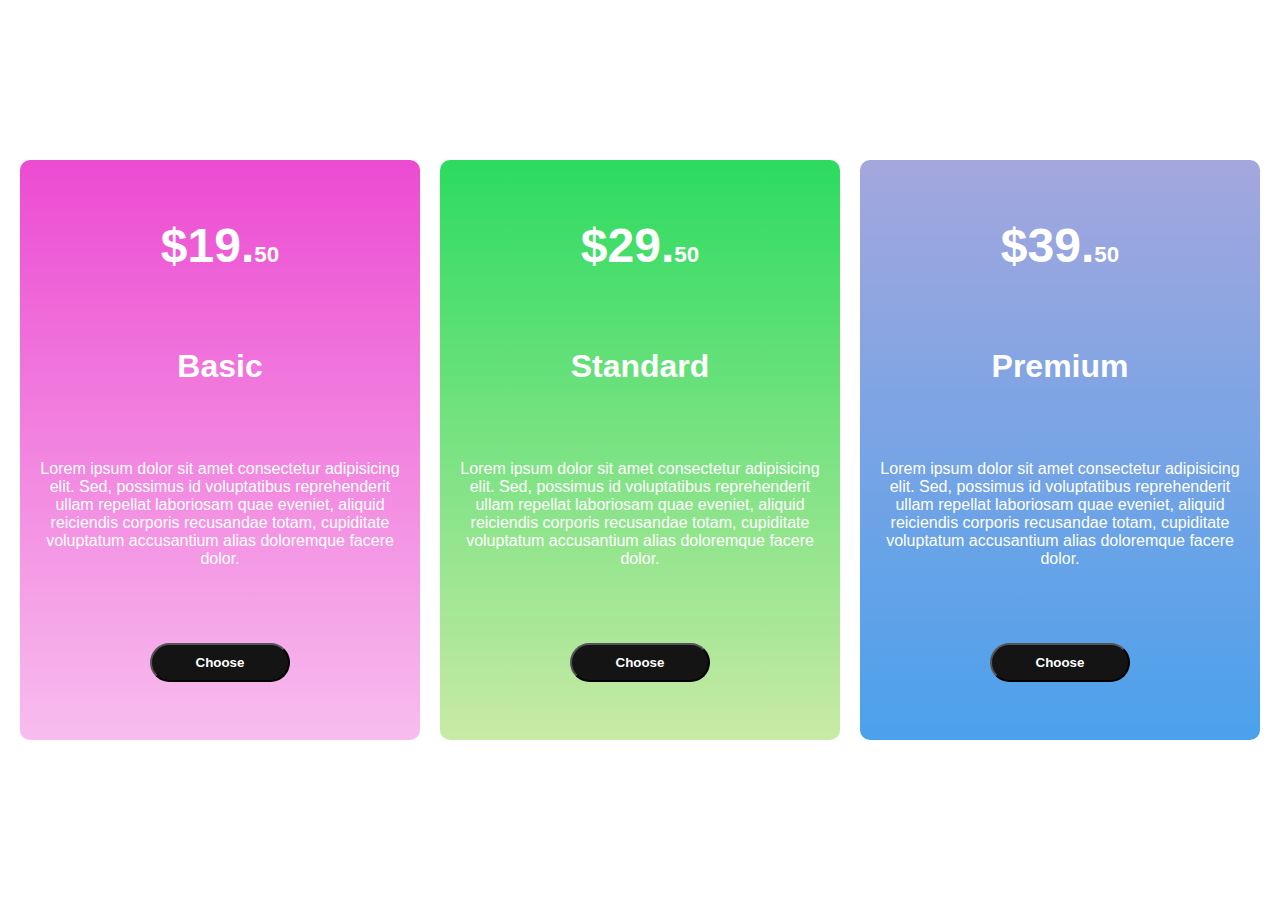
<file: 4. Mixins/index.html>
<!DOCTYPE html>
<html lang="en">
<head>
  <meta charset="UTF-8">
  <meta name="viewport" content="width=device-width, initial-scale=1.0">
  <title>Document</title>
  <link rel="stylesheet" href="./css/style.css">
</head>
<body>
  <section class="cards">
    <div class="card card-one">
      <div class="card-content">
        <h1 class="price">$19.<span>50</span></h1>
        <h1 class="card-name">Basic</h1>
        <p class="card-info">Lorem ipsum dolor sit amet consectetur adipisicing elit. Sed, possimus id voluptatibus reprehenderit ullam repellat laboriosam quae eveniet, aliquid reiciendis corporis recusandae totam, cupiditate voluptatum accusantium alias doloremque facere dolor.</p>
        <button>Choose</button>
      </div>
    </div>
    <div class="card card-two">
      <div class="card-content">
        <h1 class="price">$29.<span>50</span></h1>
        <h1 class="card-name">Standard</h1>
        <p class="card-info">Lorem ipsum dolor sit amet consectetur adipisicing elit. Sed, possimus id voluptatibus reprehenderit ullam repellat laboriosam quae eveniet, aliquid reiciendis corporis recusandae totam, cupiditate voluptatum accusantium alias doloremque facere dolor.</p>
        <button>Choose</button>
      </div>
    </div>
    <div class="card card-three">
      <div class="card-content">
        <h1 class="price">$39.<span>50</span></h1>
        <h1 class="card-name">Premium</h1>
        <p class="card-info">Lorem ipsum dolor sit amet consectetur adipisicing elit. Sed, possimus id voluptatibus reprehenderit ullam repellat laboriosam quae eveniet, aliquid reiciendis corporis recusandae totam, cupiditate voluptatum accusantium alias doloremque facere dolor.</p>
        <button>Choose</button>
      </div>
    </div>
  </section>
</body>
</html>
</file>
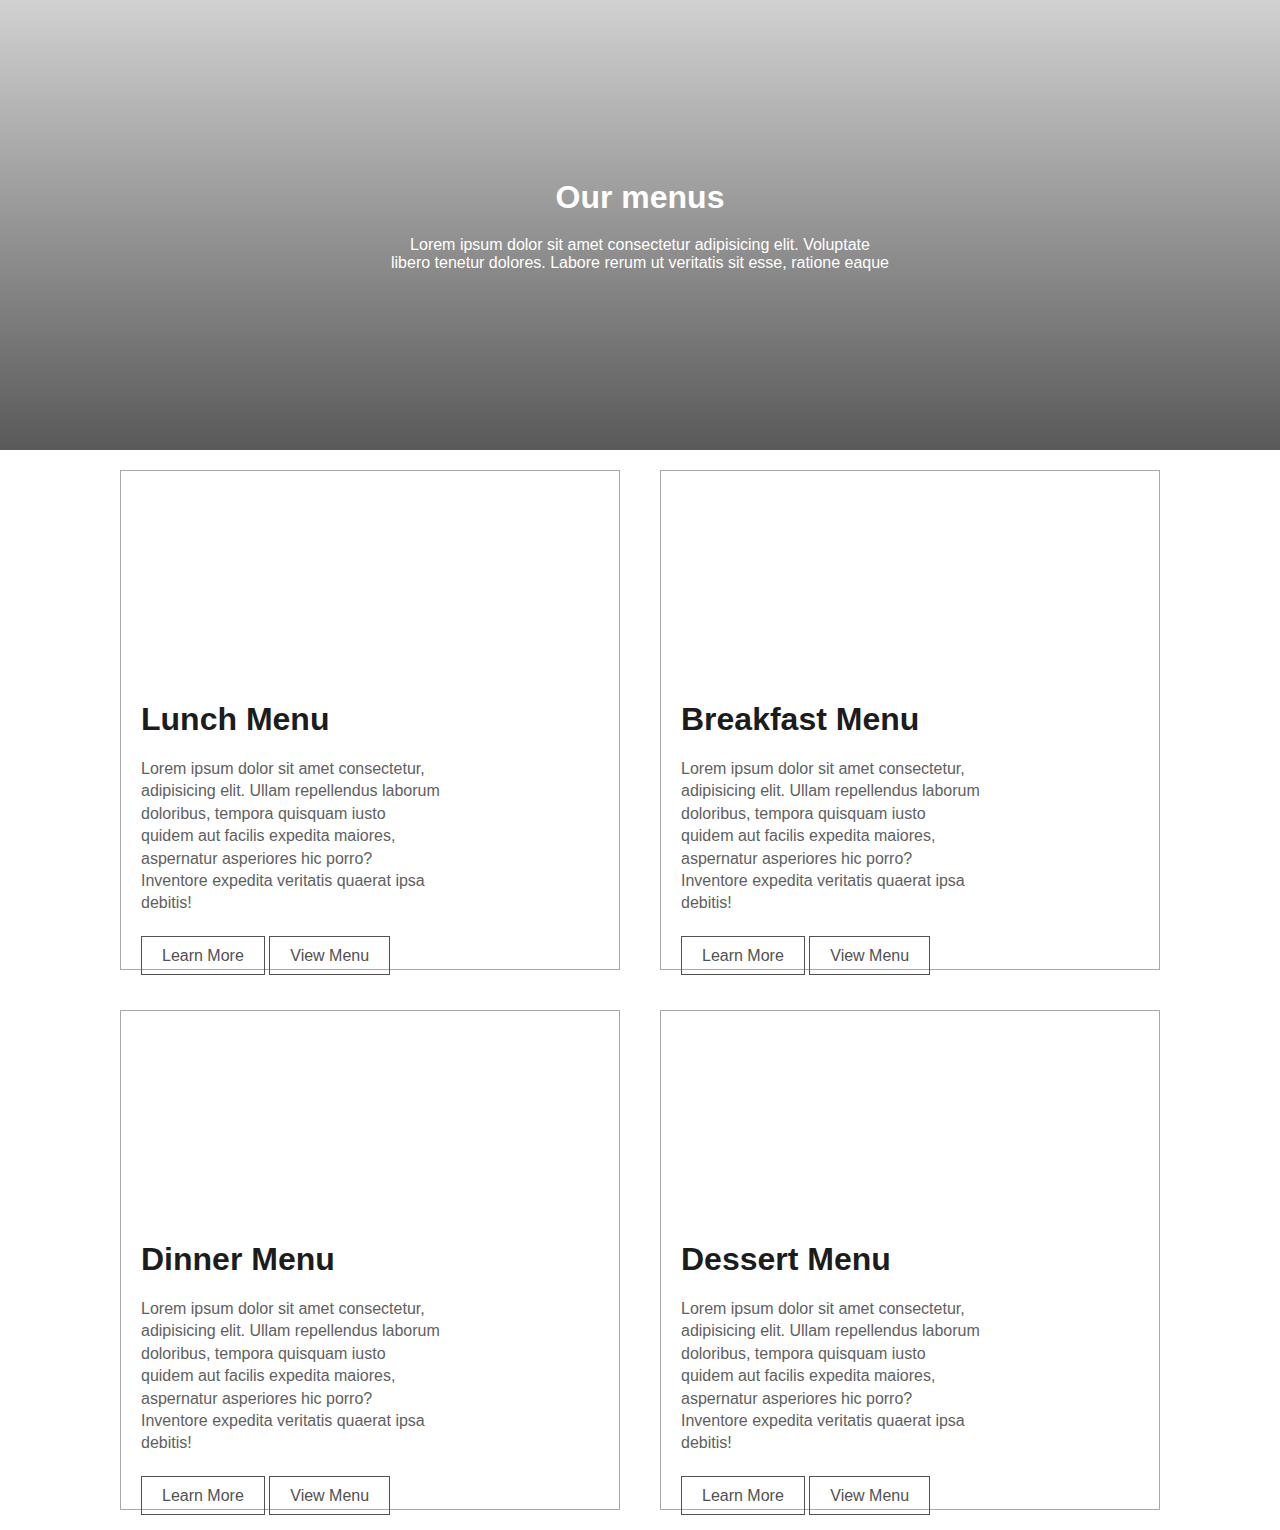
<file: 5. Extends/index.html>
<!DOCTYPE html>
<html lang="en">
<head>
    <meta charset="UTF-8">
    <meta name="viewport" content="width=device-width, initial-scale=1.0">
    <title>Document</title>
    <link rel="stylesheet" href="./css/style.css">
</head>
<body>
    <header>
        <h1>Our menus</h1>
        <p>Lorem ipsum dolor sit amet consectetur adipisicing elit. Voluptate libero tenetur dolores. Labore rerum ut veritatis sit esse, ratione eaque </p>
    </header>

    <section class="container">
        <div class="cards">
            <div class="card">
                <div class="card-img img-one"></div>
                <div class="card-content">
                    <h1 class="card-title">Lunch Menu</h1>
                    <p>Lorem ipsum dolor sit amet consectetur, adipisicing elit. Ullam repellendus laborum doloribus, tempora quisquam iusto quidem aut facilis expedita maiores, aspernatur asperiores hic porro? Inventore expedita veritatis quaerat ipsa debitis!</p>
                    <a href="#" class="btn-primary">Learn More</a>
                    <a href="#" class="btn-primary">View Menu</a>
                </div>
            </div>
            <div class="card">
                <div class="card-img img-two"></div>
                <div class="card-content">
                    <h1 class="card-title">Breakfast Menu</h1>
                    <p>Lorem ipsum dolor sit amet consectetur, adipisicing elit. Ullam repellendus laborum doloribus, tempora quisquam iusto quidem aut facilis expedita maiores, aspernatur asperiores hic porro? Inventore expedita veritatis quaerat ipsa debitis!</p>
                    <a href="#" class="btn-primary">Learn More</a>
                    <a href="#" class="btn-primary">View Menu</a>
                </div>
            </div>
            <div class="card">
                <div class="card-img img-three"></div>
                <div class="card-content">
                    <h1 class="card-title">Dinner Menu</h1>
                    <p>Lorem ipsum dolor sit amet consectetur, adipisicing elit. Ullam repellendus laborum doloribus, tempora quisquam iusto quidem aut facilis expedita maiores, aspernatur asperiores hic porro? Inventore expedita veritatis quaerat ipsa debitis!</p>
                    <a href="#" class="btn-primary">Learn More</a>
                    <a href="#" class="btn-primary">View Menu</a>
                </div>
            </div>
            <div class="card">
                <div class="card-img img-four"></div>
                <div class="card-content">
                    <h1 class="card-title">Dessert Menu</h1>
                    <p>Lorem ipsum dolor sit amet consectetur, adipisicing elit. Ullam repellendus laborum doloribus, tempora quisquam iusto quidem aut facilis expedita maiores, aspernatur asperiores hic porro? Inventore expedita veritatis quaerat ipsa debitis!</p>
                    <a href="#" class="btn-primary">Learn More</a>
                    <a href="#" class="btn-primary">View Menu</a>
                </div>
            </div>
        </div>
    </section>
</body>
</html>
</file>
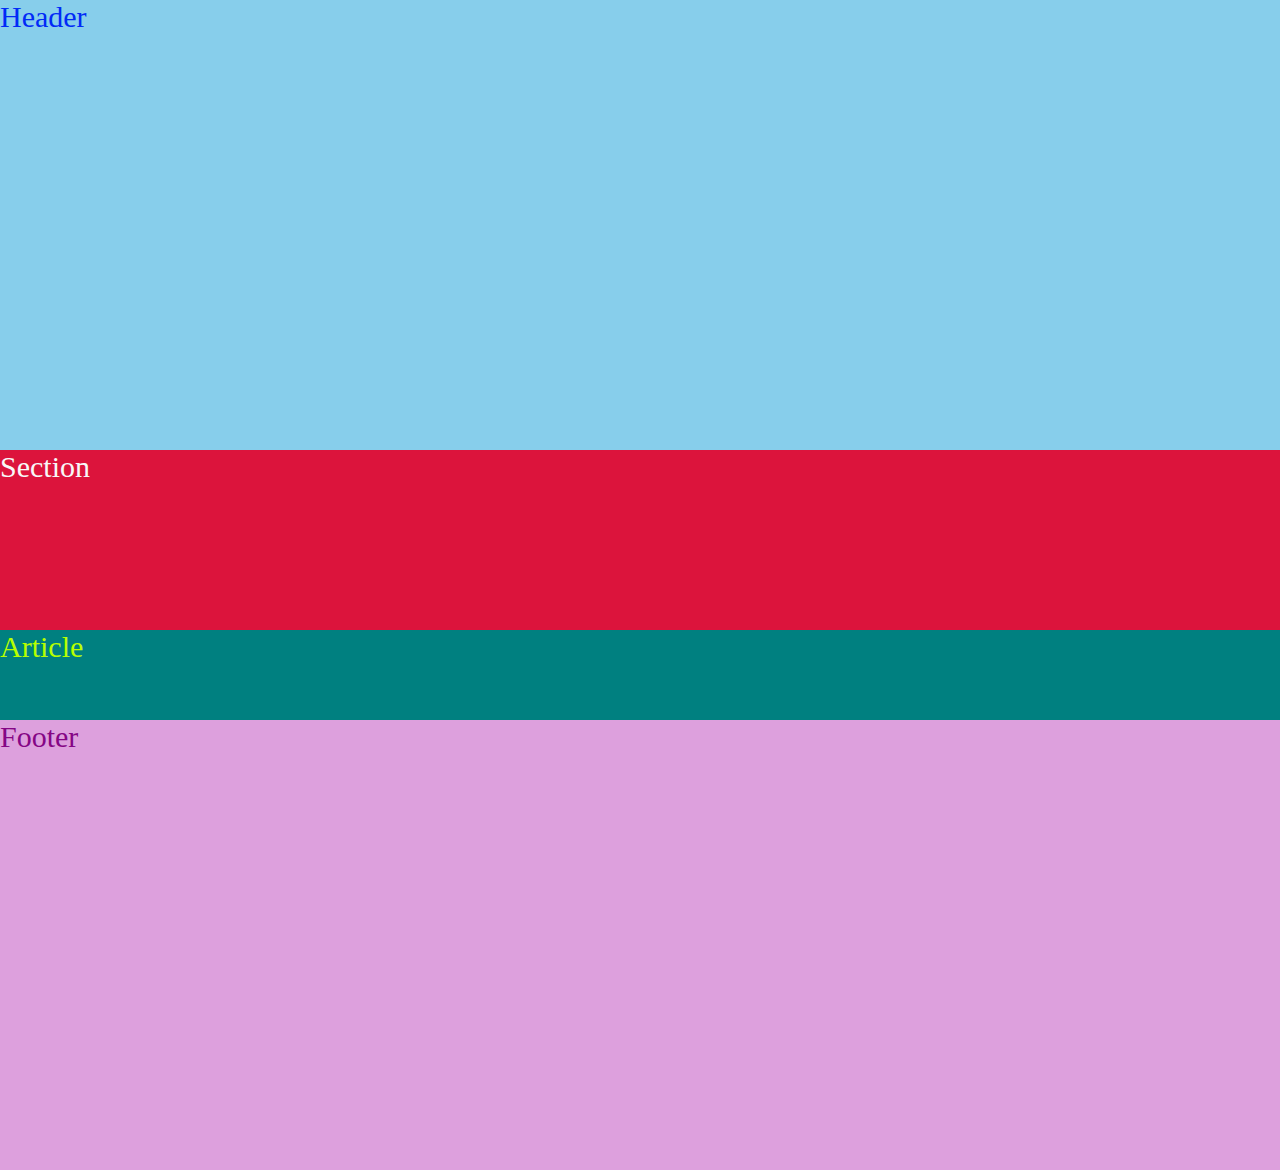
<file: 3. Imports and Partials/practica/index.html>
<html lang="en">
  <head>
    <meta charset="UTF-8" />
    <meta http-equiv="X-UA-Compatible" content="IE=edge" />
    <meta name="viewport" content="width=device-width, initial-scale=1.0" />
    <title>Imports and partials</title>
    <link rel="stylesheet" href="./css/style.css" />
  </head>
  <body>
    <header>Header</header>
    <section>Section</section>
    <article>Article</article>
    <footer>Footer</footer>
  </body>
</html>
</file>
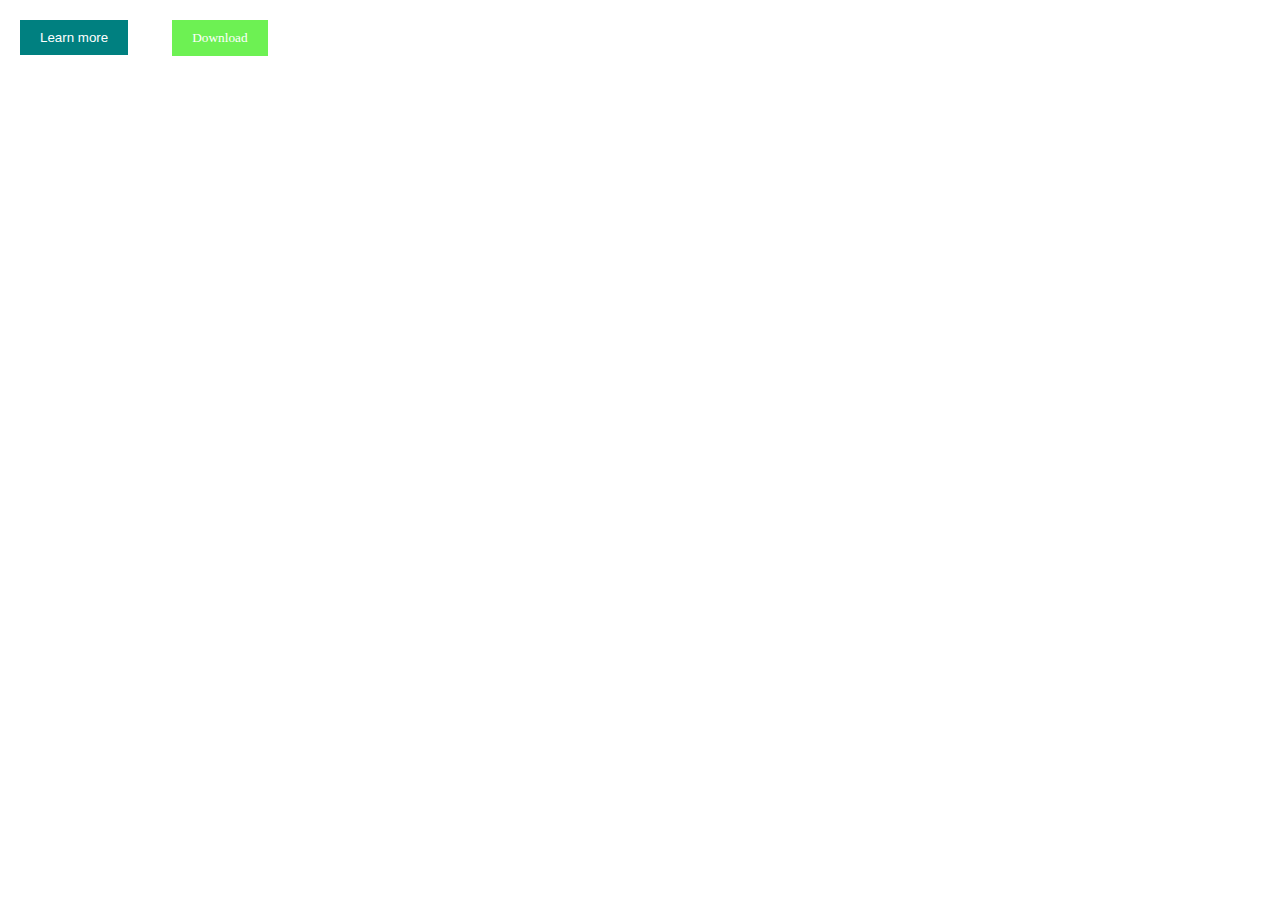
<file: 4. Mixins/practi/index.html>
<html lang="en">
  <head>
    <meta charset="UTF-8" />
    <meta http-equiv="X-UA-Compatible" content="IE=edge" />
    <meta name="viewport" content="width=device-width, initial-scale=1.0" />
    <title>Mixins</title>
    <link rel="stylesheet" href="./css/style.css" />
  </head>
  <body>
    <button class="lm-btn">Learn more</button>
    <button class="d-btn">Download</button>
  </body>
</html>
</file>
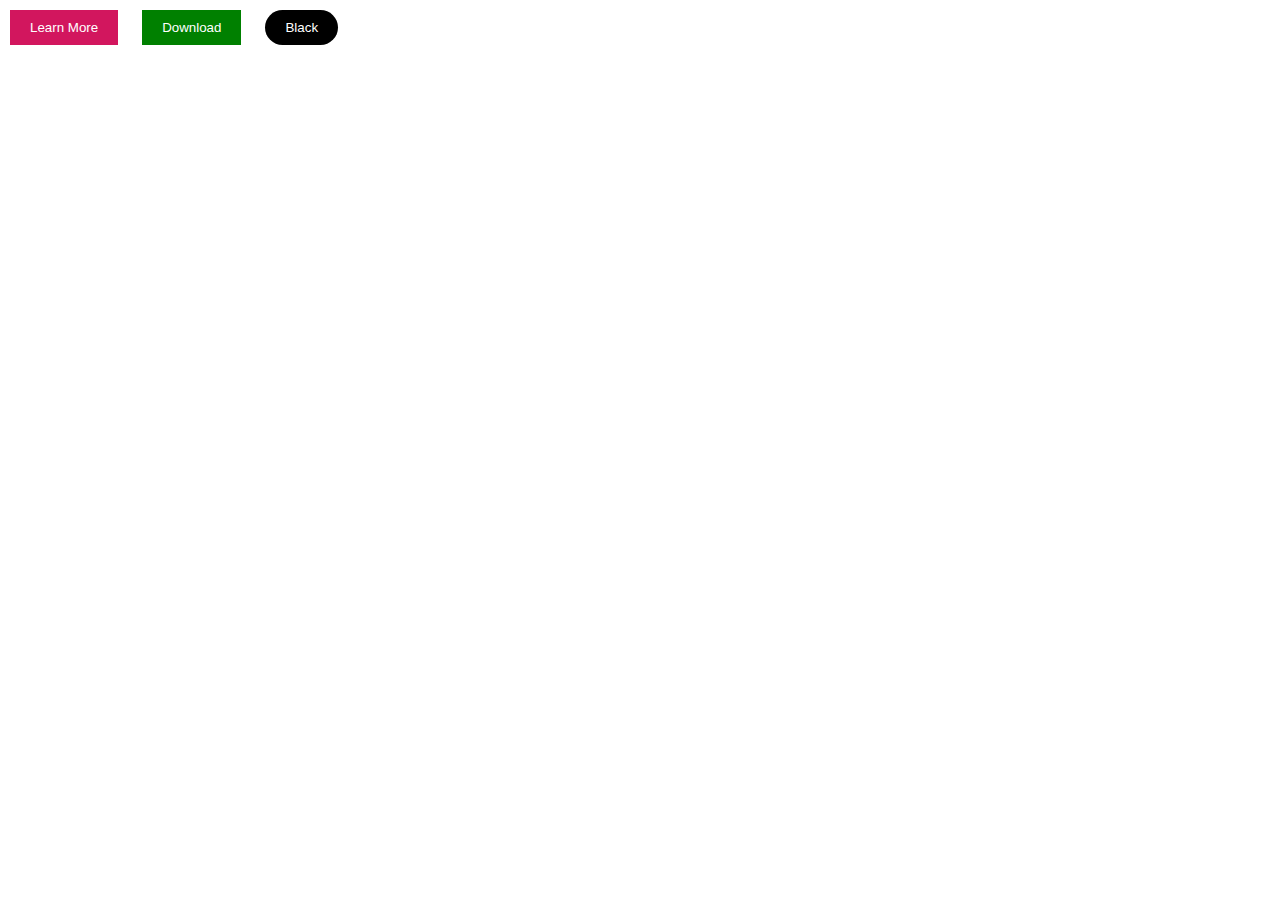
<file: 5. Extends/practica/index.html>
<html lang="en">

<head>
  <meta charset="UTF-8" />
  <meta http-equiv="X-UA-Compatible" content="IE=edge" />
  <meta name="viewport" content="width=device-width, initial-scale=1.0" />
  <title>@extends</title>
  <link rel="stylesheet" href="./css/style.css" />
</head>

<body>
  <button class="btn">Learn More</button>
  <button class="download-btn">Download</button>

  <button class="black-btn">Black</button>
</body>

</html>
</file>
<file: 4. Mixins/css/style.css>
*{margin:0;padding:0;box-sizing:border-box}.cards{display:flex;flex-wrap:wrap;justify-content:center;align-items:center;height:100vh}.card{width:400px;padding:20px;background:linear-gradient(to bottom, #ec4bd2, rgba(235, 75, 208, 0.3647058824));border-radius:10px;color:#fff;margin:10px}.card .card-content{display:flex;flex-direction:column;justify-content:space-around;align-items:center;text-align:center;font-family:sans-serif;height:60vh}.card .card-content .price{font-size:3rem}.card .card-content .price span{font-size:1.4rem}.card .card-content .price .card-name{font-size:2rem}.card .card-content .price .card-info{font-size:14px;padding:0 20px;line-height:1.4}.card .card-content button{background-color:#141414;color:#fff;font-weight:bold;padding:10px 20px;width:140px;border-radius:100px;cursor:pointer}.card-two{background:linear-gradient(to bottom, #2cdb60, rgba(105, 197, 8, 0.3647058824))}.card-three{background:linear-gradient(to bottom, rgba(6, 13, 163, 0.3647058824), #4ba1ec)}/*# sourceMappingURL=style.css.map */
</file>
<file: 5. Extends/css/style.css>
*{padding:0;margin:0;box-sizing:border-box}.flex-center,.container .cards,header{display:flex;flex-direction:column;justify-content:center;align-items:center;flex-wrap:wrap;font-family:sans-serif}header{height:50vh;background:linear-gradient(rgba(0, 0, 0, 0.179), rgba(0, 0, 0, 0.65)),url(https://images.unsplash.com/photo-1606787366850-de6330128bfc?ixlib=rb-4.0.3&ixid=MnwxMjA3fDB8MHxwaG90by1wYWdlfHx8fGVufDB8fHx8&auto=format&fit=crop&w=1170&q=80);background-repeat:no-repeat;background-size:cover;color:#fff}header p{margin-top:20px;max-width:500px;text-align:center}.container{height:100vh}.container .cards{flex-direction:row}.container .cards .card{border:.6px solid #a8a8a8;width:500px;height:500px;padding:20px;margin:20px;font-family:sans-serif}.container .cards .card .card-img,.container .cards .card .img-four,.container .cards .card .img-three,.container .cards .card .img-two{background-image:url("https://images.unsplash.com/photo-1543352634-99a5d50ae78e?ixlib=rb-4.0.3&ixid=MnwxMjA3fDB8MHxwaG90by1wYWdlfHx8fGVufDB8fHx8&auto=format&fit=crop&w=2071&q=80");background-repeat:no-repeat;background-size:cover;width:100%;height:200px;margin-bottom:10px}.container .cards .card .img-two{background:url("https://images.unsplash.com/photo-1657299170932-e75407883a6a?ixlib=rb-4.0.3&ixid=MnwxMjA3fDF8MHxwaG90by1wYWdlfHx8fGVufDB8fHx8&auto=format&fit=crop&w=1171&q=80")}.container .cards .card .img-three{background:url("https://images.unsplash.com/photo-1490645935967-10de6ba17061?ixlib=rb-4.0.3&ixid=MnwxMjA3fDB8MHxwaG90by1wYWdlfHx8fGVufDB8fHx8&auto=format&fit=crop&w=2053&q=80")}.container .cards .card .img-four{background:url("https://images.unsplash.com/photo-1594046243098-0fceea9d451e?ixlib=rb-4.0.3&ixid=MnwxMjA3fDB8MHxwaG90by1wYWdlfHx8fGVufDB8fHx8&auto=format&fit=crop&w=1170&q=80")}.container .cards .card p{margin-bottom:2rem;max-width:300px;line-height:1.4;color:#606060}.container .cards .card .card-title{margin-bottom:20px;color:#1c1c1c}.container .cards .card .btn-primary{text-decoration:none;color:#515151;border:1px solid #515151;padding:10px 20px}/*# sourceMappingURL=style.css.map */
</file>
<file: 3. Imports and Partials/practica/css/style.css>
*{margin:0;padding:0;box-sizing:border-box;font-size:30px}header{height:50vh;background:skyblue;color:#012af7}section{height:20vh;background:crimson;color:#f8f8f8}article{height:10vh;background:teal;color:#b7ff00}footer{height:50vh;background:plum;color:#850685}/*# sourceMappingURL=style.css.map */
</file>
<file: 4. Mixins/practi/css/style.css>
*{margin:0;padding:0;box-sizing:border-box}.lm-btn{padding:10px 20px;background:teal;border:none;cursor:pointer;color:#fff;margin:20px}.d-btn{padding:10px 20px;background:teal;border:none;cursor:pointer;color:#fff;margin:20px;background:#6df153;font-family:serif}/*# sourceMappingURL=style.css.map */
</file>
<file: 5. Extends/practica/css/style.css>
*{margin:0;padding:0;box-sizing:border-box}.btn,.black-btn,.download-btn{background:rgba(0,0,0,0);border:none;background:#d2165e;padding:10px 20px;cursor:pointer;color:#fff;margin:10px}.download-btn{background-color:green}.black-btn{background-color:#000;border-radius:20px}/*# sourceMappingURL=style.css.map */
</file>
